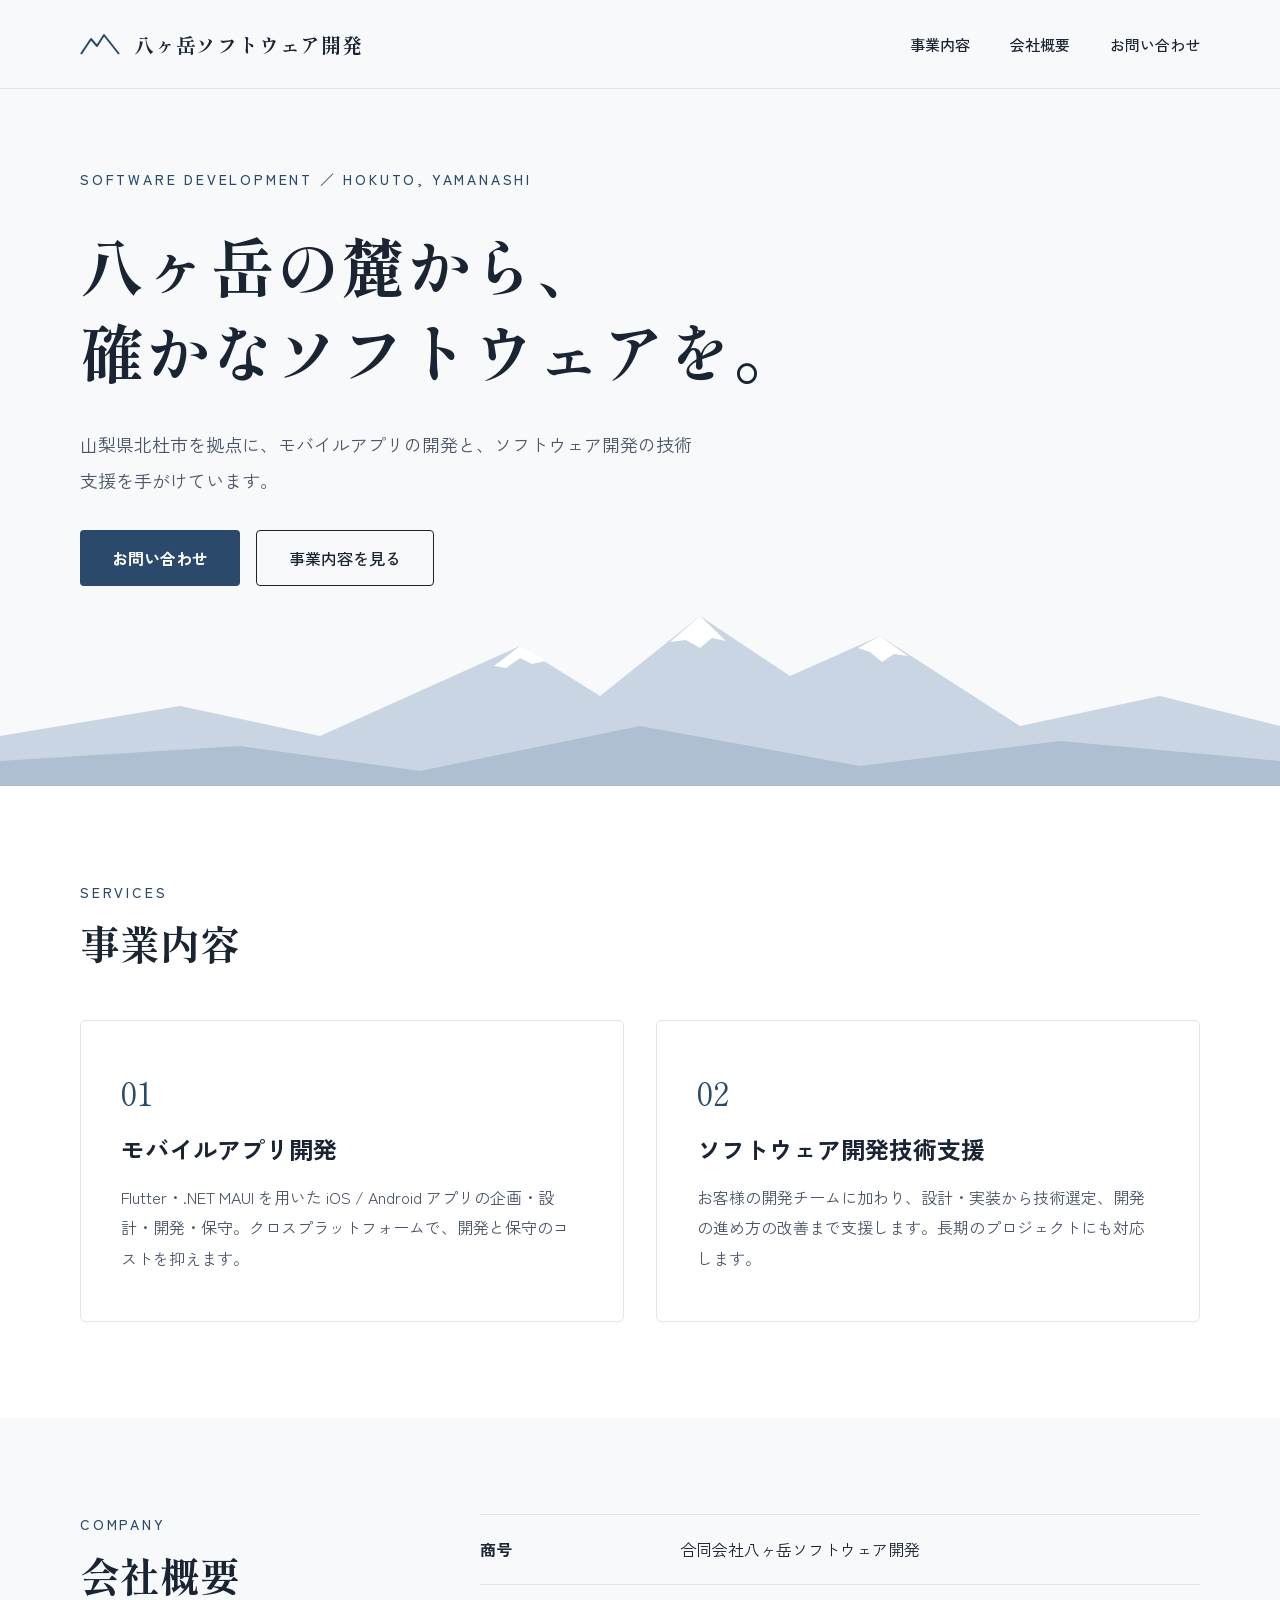
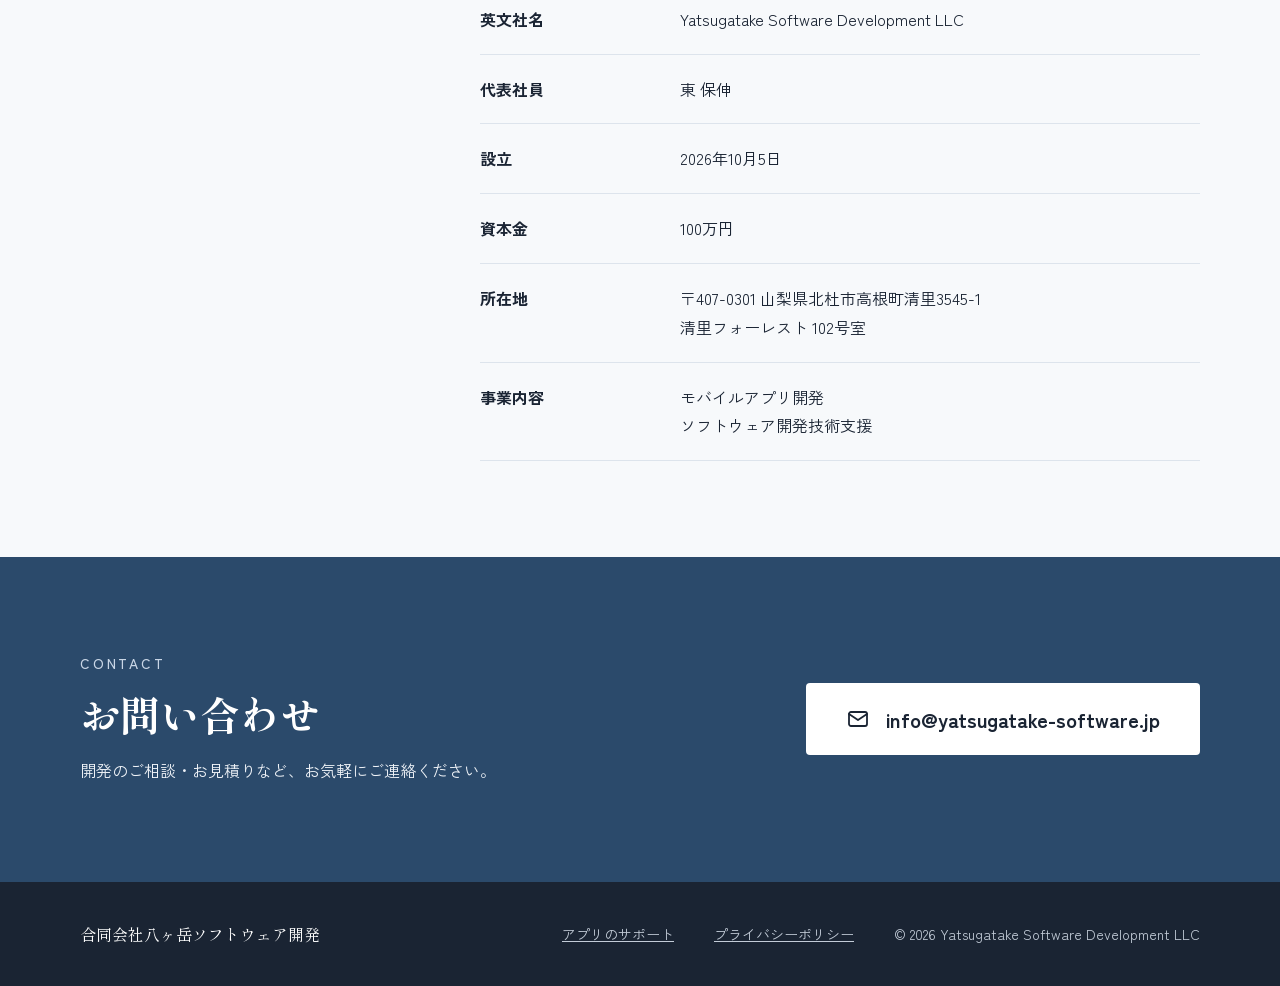
<file: index.html>
<!doctype html>
<html lang="ja">
<head>
<meta charset="utf-8">
<meta name="viewport" content="width=device-width, initial-scale=1">
<title>合同会社八ヶ岳ソフトウェア開発</title>
<meta name="description" content="山梨県北杜市を拠点に、モバイルアプリの開発と、ソフトウェア開発の技術支援を手がけています。">
<meta property="og:title" content="合同会社八ヶ岳ソフトウェア開発">
<meta property="og:description" content="山梨県北杜市を拠点に、モバイルアプリの開発と、ソフトウェア開発の技術支援を手がけています。">
<meta property="og:type" content="website">
<meta property="og:url" content="https://yatsugatake-software.jp/">
<link rel="icon" href="favicon.svg" type="image/svg+xml">
<link rel="preconnect" href="https://fonts.googleapis.com">
<link rel="preconnect" href="https://fonts.gstatic.com" crossorigin>
<link rel="stylesheet" href="https://fonts.googleapis.com/css2?family=Shippori+Mincho:wght@500;700&amp;family=Zen+Kaku+Gothic+New:wght@400;500;700&amp;display=swap">
<link rel="stylesheet" href="style.css">
</head>
<body>

<header class="site-header">
<div class="wrap">
<a href="#top" class="brand">
<svg width="40" height="24" viewBox="0 0 40 24" fill="none" stroke="#2b4a6b" stroke-width="2" stroke-linejoin="round" aria-hidden="true"><path d="M1 22 L11 7 L17 14 L24 3 L39 22"/></svg>
<span class="mincho">八ヶ岳ソフトウェア開発</span>
</a>
<nav class="nav" aria-label="メインメニュー">
<a href="#services">事業内容</a>
<a href="#company">会社概要</a>
<a href="#contact">お問い合わせ</a>
</nav>
</div>
</header>

<main>
<section id="top" class="hero">
<div class="wrap">
<div class="label">SOFTWARE DEVELOPMENT ／ HOKUTO, YAMANASHI</div>
<h1 class="mincho">八ヶ岳の麓から、<br>確かなソフトウェアを。</h1>
<p>山梨県北杜市を拠点に、モバイルアプリの開発と、ソフトウェア開発の技術支援を手がけています。</p>
<div class="buttons">
<a href="#contact" class="btn btn-primary">お問い合わせ</a>
<a href="#services" class="btn btn-ghost">事業内容を見る</a>
</div>
</div>
<svg class="mountains" viewBox="0 0 1280 200" preserveAspectRatio="none" fill="none" aria-hidden="true">
<path d="M0 200 L0 150 L180 120 L320 150 L520 60 L600 110 L700 30 L790 90 L880 50 L1020 140 L1160 110 L1280 140 L1280 200 Z" fill="#c9d5e2"/>
<path d="M494 80 L520 60 L546 75 L532 78 L520 72 L506 82 Z" fill="#ffffff"/>
<path d="M670 56 L700 30 L726 55 L712 52 L700 62 L686 54 Z" fill="#ffffff"/>
<path d="M858 62 L880 50 L908 70 L894 68 L882 76 L870 66 Z" fill="#ffffff"/>
<path d="M0 200 L0 175 L240 160 L420 185 L640 140 L860 180 L1060 155 L1280 175 L1280 200 Z" fill="#aebfd2"/>
</svg>
</section>

<section id="services" class="section services">
<div class="wrap">
<div class="heading">
<div class="label">SERVICES</div>
<h2 class="mincho">事業内容</h2>
</div>
<div class="cards">
<div class="card">
<div class="num mincho">01</div>
<h3>モバイルアプリ開発</h3>
<p>Flutter・.NET MAUI を用いた iOS / Android アプリの企画・設計・開発・保守。クロスプラットフォームで、開発と保守のコストを抑えます。</p>
</div>
<div class="card">
<div class="num mincho">02</div>
<h3>ソフトウェア開発技術支援</h3>
<p>お客様の開発チームに加わり、設計・実装から技術選定、開発の進め方の改善まで支援します。長期のプロジェクトにも対応します。</p>
</div>
</div>
</div>
</section>

<section id="company" class="section company">
<div class="wrap">
<div class="heading">
<div class="label">COMPANY</div>
<h2 class="mincho">会社概要</h2>
</div>
<dl class="profile">
<dt>商号</dt><dd>合同会社八ヶ岳ソフトウェア開発</dd>
<dt>英文社名</dt><dd>Yatsugatake Software Development LLC</dd>
<dt>代表社員</dt><dd>東 保伸</dd>
<dt>設立</dt><dd>2026年10月5日</dd>
<dt>資本金</dt><dd>100万円</dd>
<dt>所在地</dt><dd>〒407-0301 山梨県北杜市高根町清里3545-1<br>清里フォーレスト 102号室</dd>
<dt>事業内容</dt><dd>モバイルアプリ開発<br>ソフトウェア開発技術支援</dd>
</dl>
</div>
</section>

<section id="contact" class="section contact">
<div class="wrap">
<div class="heading">
<div class="label">CONTACT</div>
<h2 class="mincho">お問い合わせ</h2>
<p>開発のご相談・お見積りなど、お気軽にご連絡ください。</p>
</div>
<a href="mailto:info@yatsugatake-software.jp" class="mail-btn">
<svg width="24" height="24" viewBox="0 0 24 24" fill="none" stroke="#1a2433" stroke-width="1.8" stroke-linecap="round" stroke-linejoin="round" aria-hidden="true"><rect x="3" y="5" width="18" height="14" rx="2"/><path d="M3 7 L12 13 L21 7"/></svg>
info@yatsugatake-software.jp
</a>
</div>
</section>
</main>

<footer class="site-footer">
<div class="wrap">
<span class="name mincho">合同会社八ヶ岳ソフトウェア開発</span>
<div class="links">
<a href="support.html">アプリのサポート</a>
<a href="privacy.html">プライバシーポリシー</a>
<span>© 2026 Yatsugatake Software Development LLC</span>
</div>
</div>
</footer>

</body>
</html>
</file>
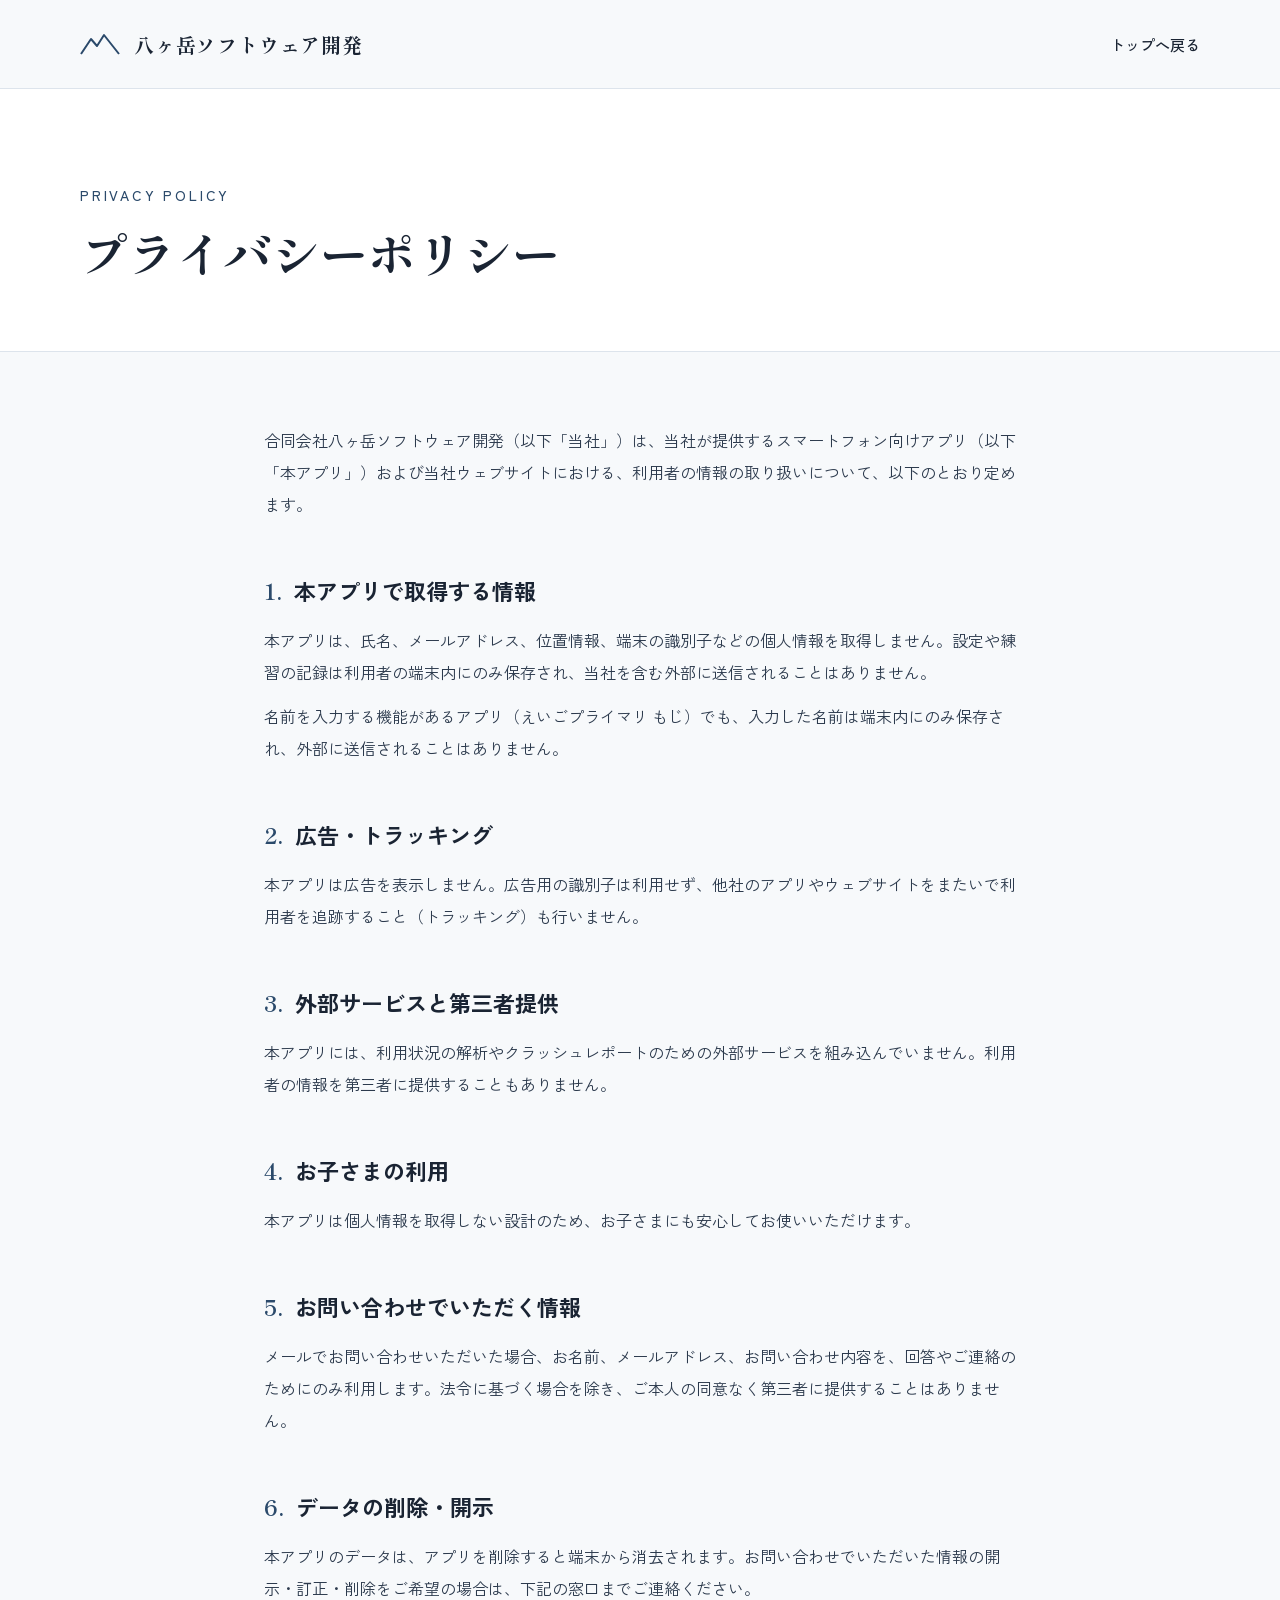
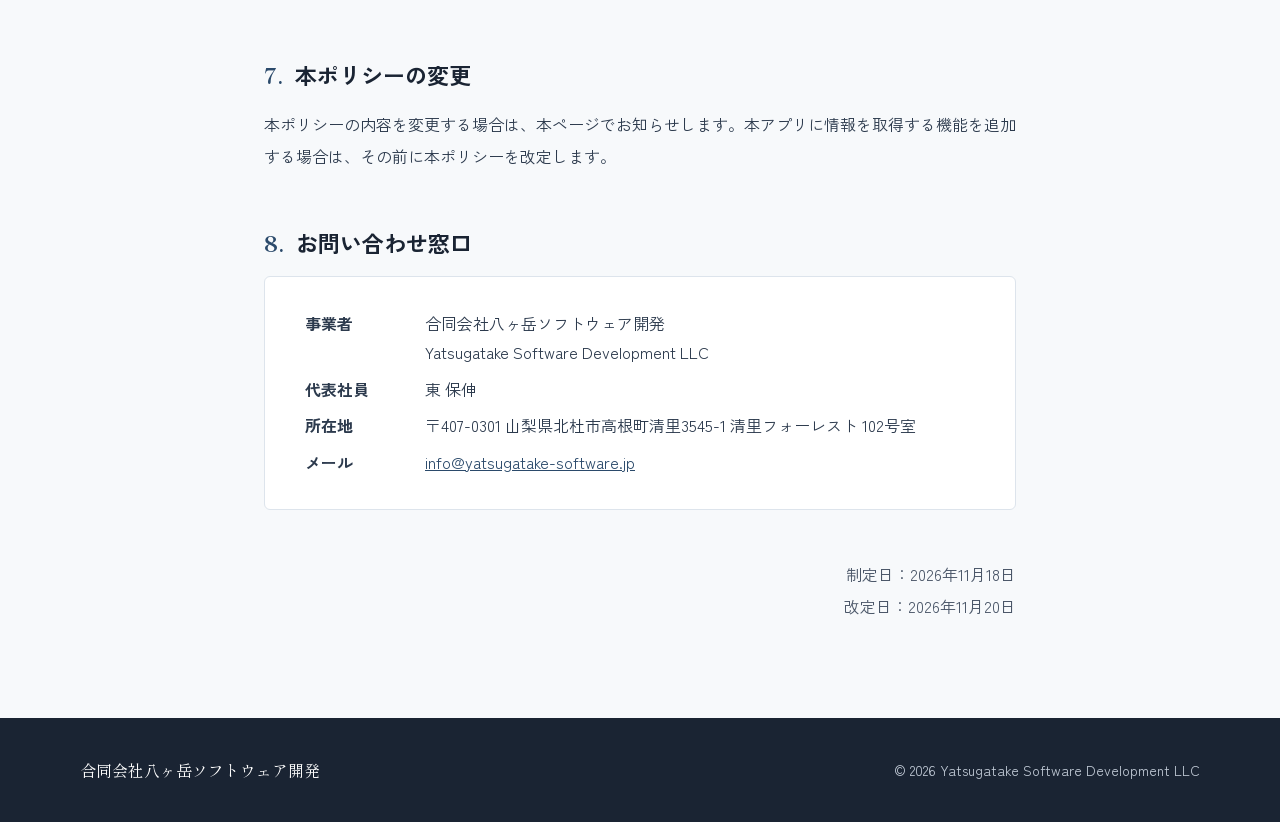
<file: privacy.html>
<!doctype html>
<html lang="ja">
<head>
<meta charset="utf-8">
<meta name="viewport" content="width=device-width, initial-scale=1">
<title>プライバシーポリシー | 合同会社八ヶ岳ソフトウェア開発</title>
<meta name="description" content="合同会社八ヶ岳ソフトウェア開発のアプリおよびウェブサイトにおけるプライバシーポリシーです。">
<link rel="icon" href="favicon.svg" type="image/svg+xml">
<link rel="preconnect" href="https://fonts.googleapis.com">
<link rel="preconnect" href="https://fonts.gstatic.com" crossorigin>
<link rel="stylesheet" href="https://fonts.googleapis.com/css2?family=Shippori+Mincho:wght@500;700&amp;family=Zen+Kaku+Gothic+New:wght@400;500;700&amp;display=swap">
<link rel="stylesheet" href="style.css">
</head>
<body>

<header class="site-header">
<div class="wrap">
<a href="./" class="brand">
<svg width="40" height="24" viewBox="0 0 40 24" fill="none" stroke="#2b4a6b" stroke-width="2" stroke-linejoin="round" aria-hidden="true"><path d="M1 22 L11 7 L17 14 L24 3 L39 22"/></svg>
<span class="mincho">八ヶ岳ソフトウェア開発</span>
</a>
<nav class="nav" aria-label="メインメニュー">
<a href="./">トップへ戻る</a>
</nav>
</div>
</header>

<main>
<section class="page-title">
<div class="wrap">
<div class="label">PRIVACY POLICY</div>
<h1 class="mincho">プライバシーポリシー</h1>
</div>
</section>

<article class="policy">
<p>合同会社八ヶ岳ソフトウェア開発（以下「当社」）は、当社が提供するスマートフォン向けアプリ（以下「本アプリ」）および当社ウェブサイトにおける、利用者の情報の取り扱いについて、以下のとおり定めます。</p>

<section>
<h2><span class="mincho">1.</span>本アプリで取得する情報</h2>
<p>本アプリは、氏名、メールアドレス、位置情報、端末の識別子などの個人情報を取得しません。設定や練習の記録は利用者の端末内にのみ保存され、当社を含む外部に送信されることはありません。</p>
<p>名前を入力する機能があるアプリ（えいごプライマリ もじ）でも、入力した名前は端末内にのみ保存され、外部に送信されることはありません。</p>
</section>

<section>
<h2><span class="mincho">2.</span>広告・トラッキング</h2>
<p>本アプリは広告を表示しません。広告用の識別子は利用せず、他社のアプリやウェブサイトをまたいで利用者を追跡すること（トラッキング）も行いません。</p>
</section>

<section>
<h2><span class="mincho">3.</span>外部サービスと第三者提供</h2>
<p>本アプリには、利用状況の解析やクラッシュレポートのための外部サービスを組み込んでいません。利用者の情報を第三者に提供することもありません。</p>
</section>

<section>
<h2><span class="mincho">4.</span>お子さまの利用</h2>
<p>本アプリは個人情報を取得しない設計のため、お子さまにも安心してお使いいただけます。</p>
</section>

<section>
<h2><span class="mincho">5.</span>お問い合わせでいただく情報</h2>
<p>メールでお問い合わせいただいた場合、お名前、メールアドレス、お問い合わせ内容を、回答やご連絡のためにのみ利用します。法令に基づく場合を除き、ご本人の同意なく第三者に提供することはありません。</p>
</section>

<section>
<h2><span class="mincho">6.</span>データの削除・開示</h2>
<p>本アプリのデータは、アプリを削除すると端末から消去されます。お問い合わせでいただいた情報の開示・訂正・削除をご希望の場合は、下記の窓口までご連絡ください。</p>
</section>

<section>
<h2><span class="mincho">7.</span>本ポリシーの変更</h2>
<p>本ポリシーの内容を変更する場合は、本ページでお知らせします。本アプリに情報を取得する機能を追加する場合は、その前に本ポリシーを改定します。</p>
</section>

<section>
<h2><span class="mincho">8.</span>お問い合わせ窓口</h2>
<dl class="desk">
<dt>事業者</dt><dd>合同会社八ヶ岳ソフトウェア開発<br>Yatsugatake Software Development LLC</dd>
<dt>代表社員</dt><dd>東 保伸</dd>
<dt>所在地</dt><dd>〒407-0301 山梨県北杜市高根町清里3545-1 清里フォーレスト 102号室</dd>
<dt>メール</dt><dd><a href="mailto:info@yatsugatake-software.jp">info@yatsugatake-software.jp</a></dd>
</dl>
</section>

<p class="date">制定日：2026年11月18日<br>改定日：2026年11月20日</p>
</article>
</main>

<footer class="site-footer">
<div class="wrap">
<span class="name mincho">合同会社八ヶ岳ソフトウェア開発</span>
<span>© 2026 Yatsugatake Software Development LLC</span>
</div>
</footer>

</body>
</html>
</file>
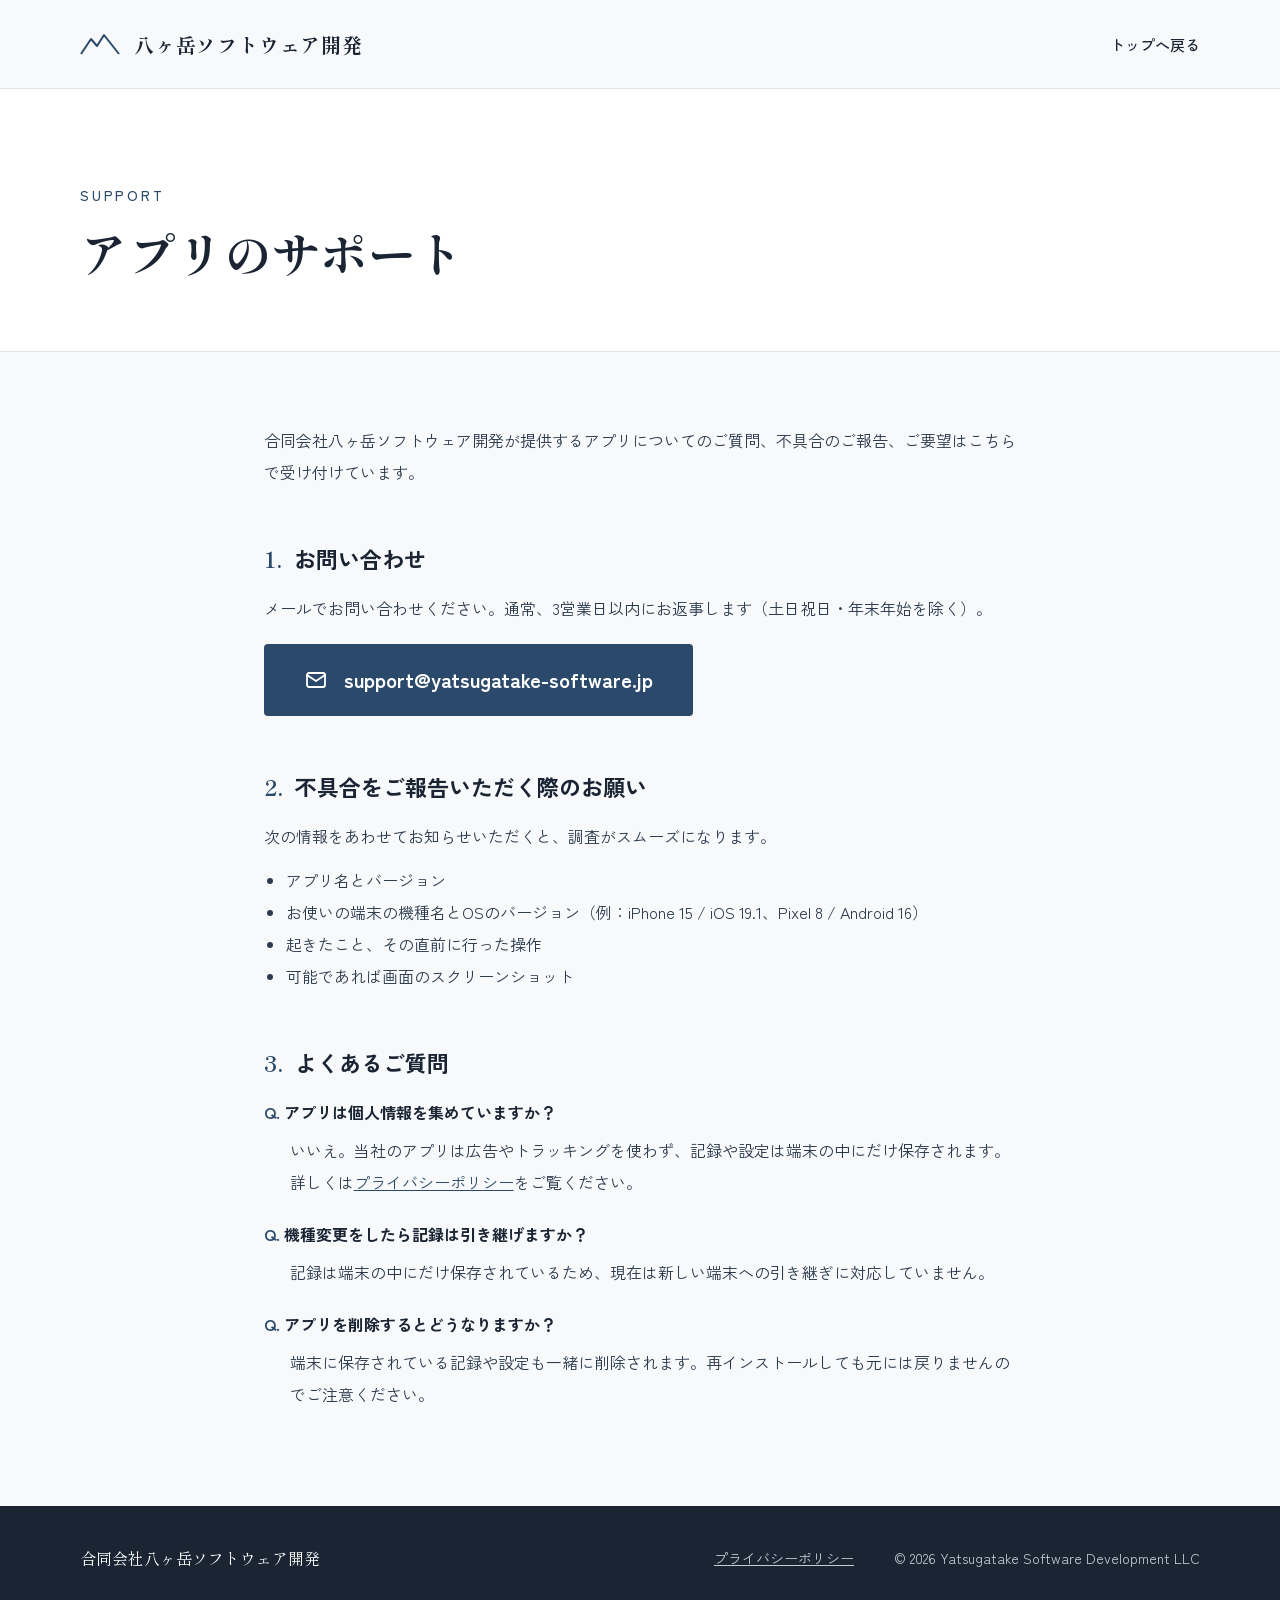
<file: support.html>
<!doctype html>
<html lang="ja">
<head>
<meta charset="utf-8">
<meta name="viewport" content="width=device-width, initial-scale=1">
<title>サポート | 合同会社八ヶ岳ソフトウェア開発</title>
<meta name="description" content="合同会社八ヶ岳ソフトウェア開発が提供するアプリのサポート窓口です。">
<link rel="icon" href="favicon.svg" type="image/svg+xml">
<link rel="preconnect" href="https://fonts.googleapis.com">
<link rel="preconnect" href="https://fonts.gstatic.com" crossorigin>
<link rel="stylesheet" href="https://fonts.googleapis.com/css2?family=Shippori+Mincho:wght@500;700&amp;family=Zen+Kaku+Gothic+New:wght@400;500;700&amp;display=swap">
<link rel="stylesheet" href="style.css">
</head>
<body>

<header class="site-header">
<div class="wrap">
<a href="./" class="brand">
<svg width="40" height="24" viewBox="0 0 40 24" fill="none" stroke="#2b4a6b" stroke-width="2" stroke-linejoin="round" aria-hidden="true"><path d="M1 22 L11 7 L17 14 L24 3 L39 22"/></svg>
<span class="mincho">八ヶ岳ソフトウェア開発</span>
</a>
<nav class="nav" aria-label="メインメニュー">
<a href="./">トップへ戻る</a>
</nav>
</div>
</header>

<main>
<section class="page-title">
<div class="wrap">
<div class="label">SUPPORT</div>
<h1 class="mincho">アプリのサポート</h1>
</div>
</section>

<article class="policy">
<p>合同会社八ヶ岳ソフトウェア開発が提供するアプリについてのご質問、不具合のご報告、ご要望はこちらで受け付けています。</p>

<section>
<h2><span class="mincho">1.</span>お問い合わせ</h2>
<p>メールでお問い合わせください。通常、3営業日以内にお返事します（土日祝日・年末年始を除く）。</p>
<a href="mailto:support@yatsugatake-software.jp" class="mail-btn support-mail">
<svg width="24" height="24" viewBox="0 0 24 24" fill="none" stroke="#ffffff" stroke-width="1.8" stroke-linecap="round" stroke-linejoin="round" aria-hidden="true"><rect x="3" y="5" width="18" height="14" rx="2"/><path d="M3 7 L12 13 L21 7"/></svg>
support@yatsugatake-software.jp
</a>
</section>

<section>
<h2><span class="mincho">2.</span>不具合をご報告いただく際のお願い</h2>
<p>次の情報をあわせてお知らせいただくと、調査がスムーズになります。</p>
<ul class="support-list">
<li>アプリ名とバージョン</li>
<li>お使いの端末の機種名とOSのバージョン（例：iPhone 15 / iOS 19.1、Pixel 8 / Android 16）</li>
<li>起きたこと、その直前に行った操作</li>
<li>可能であれば画面のスクリーンショット</li>
</ul>
</section>

<section>
<h2><span class="mincho">3.</span>よくあるご質問</h2>
<dl class="faq">
<dt>アプリは個人情報を集めていますか？</dt>
<dd>いいえ。当社のアプリは広告やトラッキングを使わず、記録や設定は端末の中にだけ保存されます。詳しくは<a href="privacy.html">プライバシーポリシー</a>をご覧ください。</dd>
<dt>機種変更をしたら記録は引き継げますか？</dt>
<dd>記録は端末の中にだけ保存されているため、現在は新しい端末への引き継ぎに対応していません。</dd>
<dt>アプリを削除するとどうなりますか？</dt>
<dd>端末に保存されている記録や設定も一緒に削除されます。再インストールしても元には戻りませんのでご注意ください。</dd>
</dl>
</section>
</article>
</main>

<footer class="site-footer">
<div class="wrap">
<span class="name mincho">合同会社八ヶ岳ソフトウェア開発</span>
<div class="links">
<a href="privacy.html">プライバシーポリシー</a>
<span>© 2026 Yatsugatake Software Development LLC</span>
</div>
</div>
</footer>

</body>
</html>
</file>
<file: style.css>
:root{
  --accent:#2b4a6b;
  --ink:#1a2433;
  --sub:#4a5668;
  --line:#dde4ec;
  --bg:#f7f9fb;
  --pad:80px;
}
*{box-sizing:border-box}
html{scroll-behavior:smooth}
body{margin:0;background:var(--bg);color:var(--ink);font-family:"Zen Kaku Gothic New","Hiragino Sans","Hiragino Kaku Gothic ProN",sans-serif;-webkit-text-size-adjust:100%}
a{color:var(--accent)}a:hover{color:#1a3050}
.mincho{font-family:"Shippori Mincho",serif}
.wrap{max-width:1280px;margin:0 auto;padding-left:var(--pad);padding-right:var(--pad)}
.label{font-size:14px;font-weight:500;letter-spacing:.2em;color:var(--accent)}
h1,h2,h3,p,dl,dd{margin:0}

/* header */
.site-header{border-bottom:1px solid var(--line);background:var(--bg)}
.site-header .wrap{height:88px;display:flex;align-items:center;justify-content:space-between;gap:24px}
.brand{display:flex;align-items:center;gap:14px;text-decoration:none;color:var(--ink)}
.brand span{font-size:20px;font-weight:700;letter-spacing:.04em}
.nav{display:flex;gap:40px;font-size:15px;font-weight:500}
.nav a{text-decoration:none;color:var(--ink)}

/* hero */
.hero{position:relative;overflow:hidden}
.hero .wrap{min-height:620px;display:flex;flex-direction:column;justify-content:center;gap:32px;padding-top:80px;padding-bottom:200px}
.hero h1{font-size:64px;font-weight:700;line-height:1.35;letter-spacing:.02em}
.hero p{max-width:620px;font-size:18px;line-height:2;color:var(--sub)}
.buttons{display:flex;flex-wrap:wrap;gap:16px}
.btn{display:inline-flex;align-items:center;height:56px;padding:0 32px;text-decoration:none;font-size:16px;border-radius:4px}
.btn-primary{background:var(--accent);color:#fff;font-weight:700}
.btn-primary:hover{color:#fff;background:#1f3654}
.btn-ghost{border:1px solid var(--ink);color:var(--ink);font-weight:500}
.mountains{position:absolute;left:0;bottom:0;width:100%;height:200px;display:block}

/* sections */
.section{padding-top:96px;padding-bottom:96px}
.section h2{font-size:40px;font-weight:700}
.services{background:#fff}
.services .wrap{display:flex;flex-direction:column;gap:48px}
.heading{display:flex;flex-direction:column;gap:12px}
.cards{display:grid;grid-template-columns:repeat(2,minmax(0,1fr));gap:32px}
.card{display:flex;flex-direction:column;gap:16px;padding:48px 40px;border:1px solid var(--line);border-radius:6px}
.card .num{font-size:32px;color:var(--accent)}
.card h3{font-size:24px;font-weight:700}
.card p{font-size:16px;line-height:1.9;color:var(--sub)}

.company .wrap{display:flex;gap:80px}
.company .heading{width:320px;flex-shrink:0}
.profile{flex-grow:1;display:grid;grid-template-columns:200px 1fr;font-size:16px;line-height:1.8}
.profile dt,.profile dd{padding:20px 0;border-top:1px solid var(--line)}
.profile dt{font-weight:700}
.profile dt:last-of-type,.profile dd:last-of-type{border-bottom:1px solid var(--line)}

.contact{background:var(--accent);color:#fff}
.contact .wrap{display:flex;align-items:center;justify-content:space-between;gap:64px}
.contact .label{color:#c9d6e6}
.contact p{font-size:16px;line-height:1.9;color:#eef2f7}
.mail-btn{display:inline-flex;align-items:center;gap:16px;min-height:72px;padding:12px 40px;background:#fff;color:var(--ink);text-decoration:none;font-size:20px;font-weight:700;border-radius:4px;word-break:break-all}
.mail-btn:hover{color:var(--ink);background:#eef2f7}

/* footer */
.site-footer{background:var(--ink);color:#c3ccd8;font-size:14px}
.site-footer .wrap{padding-top:40px;padding-bottom:40px;display:flex;justify-content:space-between;align-items:center;gap:24px;flex-wrap:wrap}
.site-footer .name{font-size:16px;color:#fff}
.site-footer .links{display:flex;gap:40px;align-items:center;flex-wrap:wrap}
.site-footer a{color:#c3ccd8}

/* privacy */
.page-title{background:#fff;border-bottom:1px solid var(--line)}
.page-title .wrap{padding-top:96px;padding-bottom:64px;display:flex;flex-direction:column;gap:12px}
.page-title h1{font-size:48px;font-weight:700}
.policy{max-width:800px;margin:0 auto;padding:72px 24px 96px;display:flex;flex-direction:column;gap:48px;font-size:16px;line-height:2;color:#2c3a4d}
.policy section{display:flex;flex-direction:column;gap:12px}
.policy h2{font-size:22px;font-weight:700;color:var(--ink)}
.policy h2 span{color:var(--accent);margin-right:12px}
.desk{padding:32px 40px;display:grid;grid-template-columns:120px 1fr;row-gap:8px;background:#fff;border:1px solid var(--line);border-radius:6px;line-height:1.8}
.desk dt{font-weight:700}
.date{text-align:right;color:var(--sub)}

/* support */
.support-mail{align-self:flex-start;background:var(--accent);color:#fff;margin-top:8px}
.support-mail:hover{background:#1f3654;color:#fff}
.support-list{margin:0;padding-left:1.4em}
.faq{display:flex;flex-direction:column;gap:6px}
.faq dt{font-weight:700;color:var(--ink);margin-top:14px}
.faq dt:first-child{margin-top:0}
.faq dt::before{content:"Q. ";color:var(--accent)}
.faq dd{padding-left:1.6em}

/* tablet */
@media (max-width:960px){
  :root{--pad:40px}
  .company .wrap{flex-direction:column;gap:40px}
  .company .heading{width:auto}
  .contact .wrap{flex-direction:column;align-items:flex-start;gap:32px}
  .hero h1{font-size:48px}
}
/* phone */
@media (max-width:640px){
  :root{--pad:20px}
  .site-header .wrap{height:auto;padding-top:16px;padding-bottom:16px;flex-direction:column;align-items:flex-start;gap:12px}
  .brand span{font-size:18px}
  .nav{gap:24px;font-size:14px}
  .hero .wrap{min-height:0;padding-top:56px;padding-bottom:140px;gap:24px}
  .hero h1{font-size:28px}
  .hero p{font-size:16px}
  .mountains{height:120px}
  .section{padding-top:64px;padding-bottom:64px}
  .section h2{font-size:30px}
  .cards{grid-template-columns:1fr;gap:20px}
  .card{padding:32px 24px}
  .card h3{font-size:20px}
  .profile{grid-template-columns:1fr}
  .profile dt{padding-bottom:0;font-size:14px;color:var(--sub)}
  .profile dd{border-top:none;padding-top:4px}
  .profile dt:last-of-type{border-bottom:none}
  .mail-btn{font-size:16px;padding:12px 20px;gap:12px;width:100%}
  .page-title .wrap{padding-top:56px;padding-bottom:40px}
  .page-title h1{font-size:32px}
  .policy{padding:48px 20px 64px;gap:40px}
  .policy h2{font-size:19px}
  .desk{grid-template-columns:1fr;padding:24px 20px;row-gap:0}
  .desk dt{margin-top:12px;font-size:14px;color:var(--sub)}
  .desk dt:first-child{margin-top:0}
}
</file>
